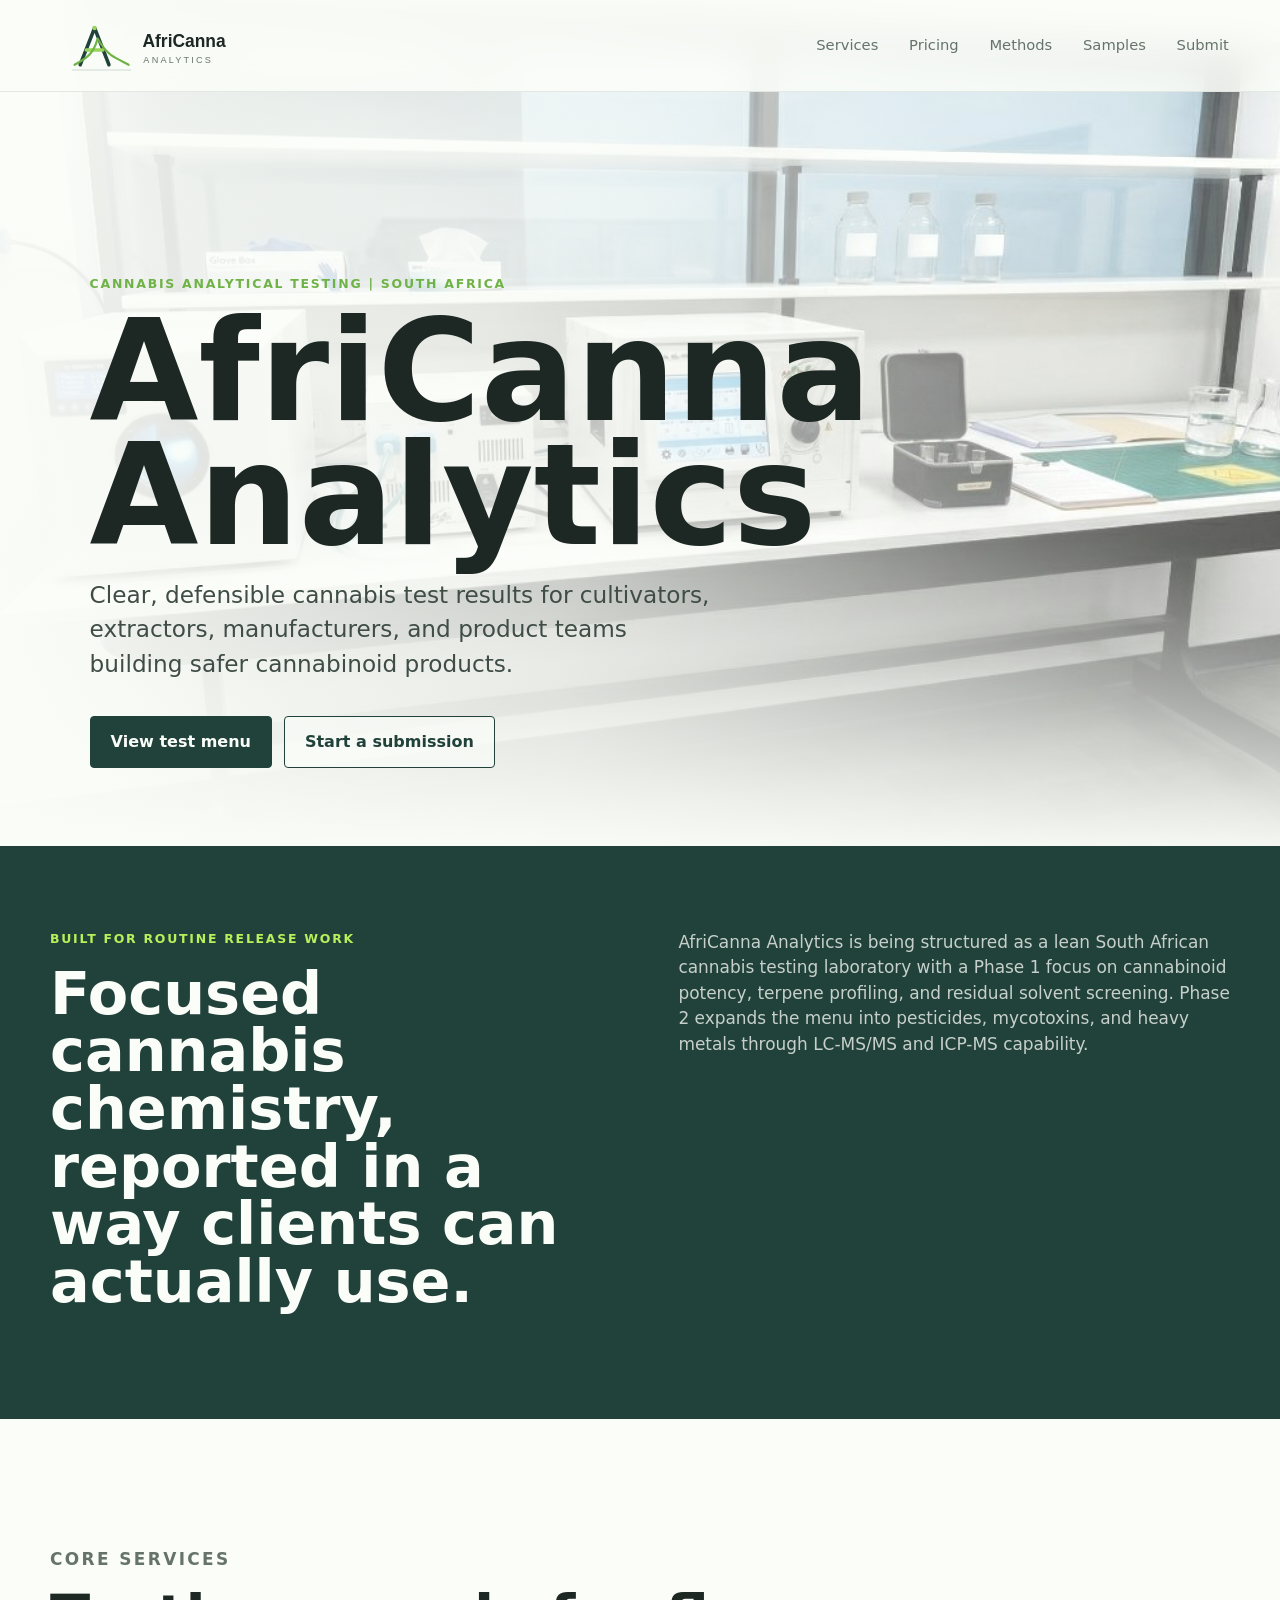
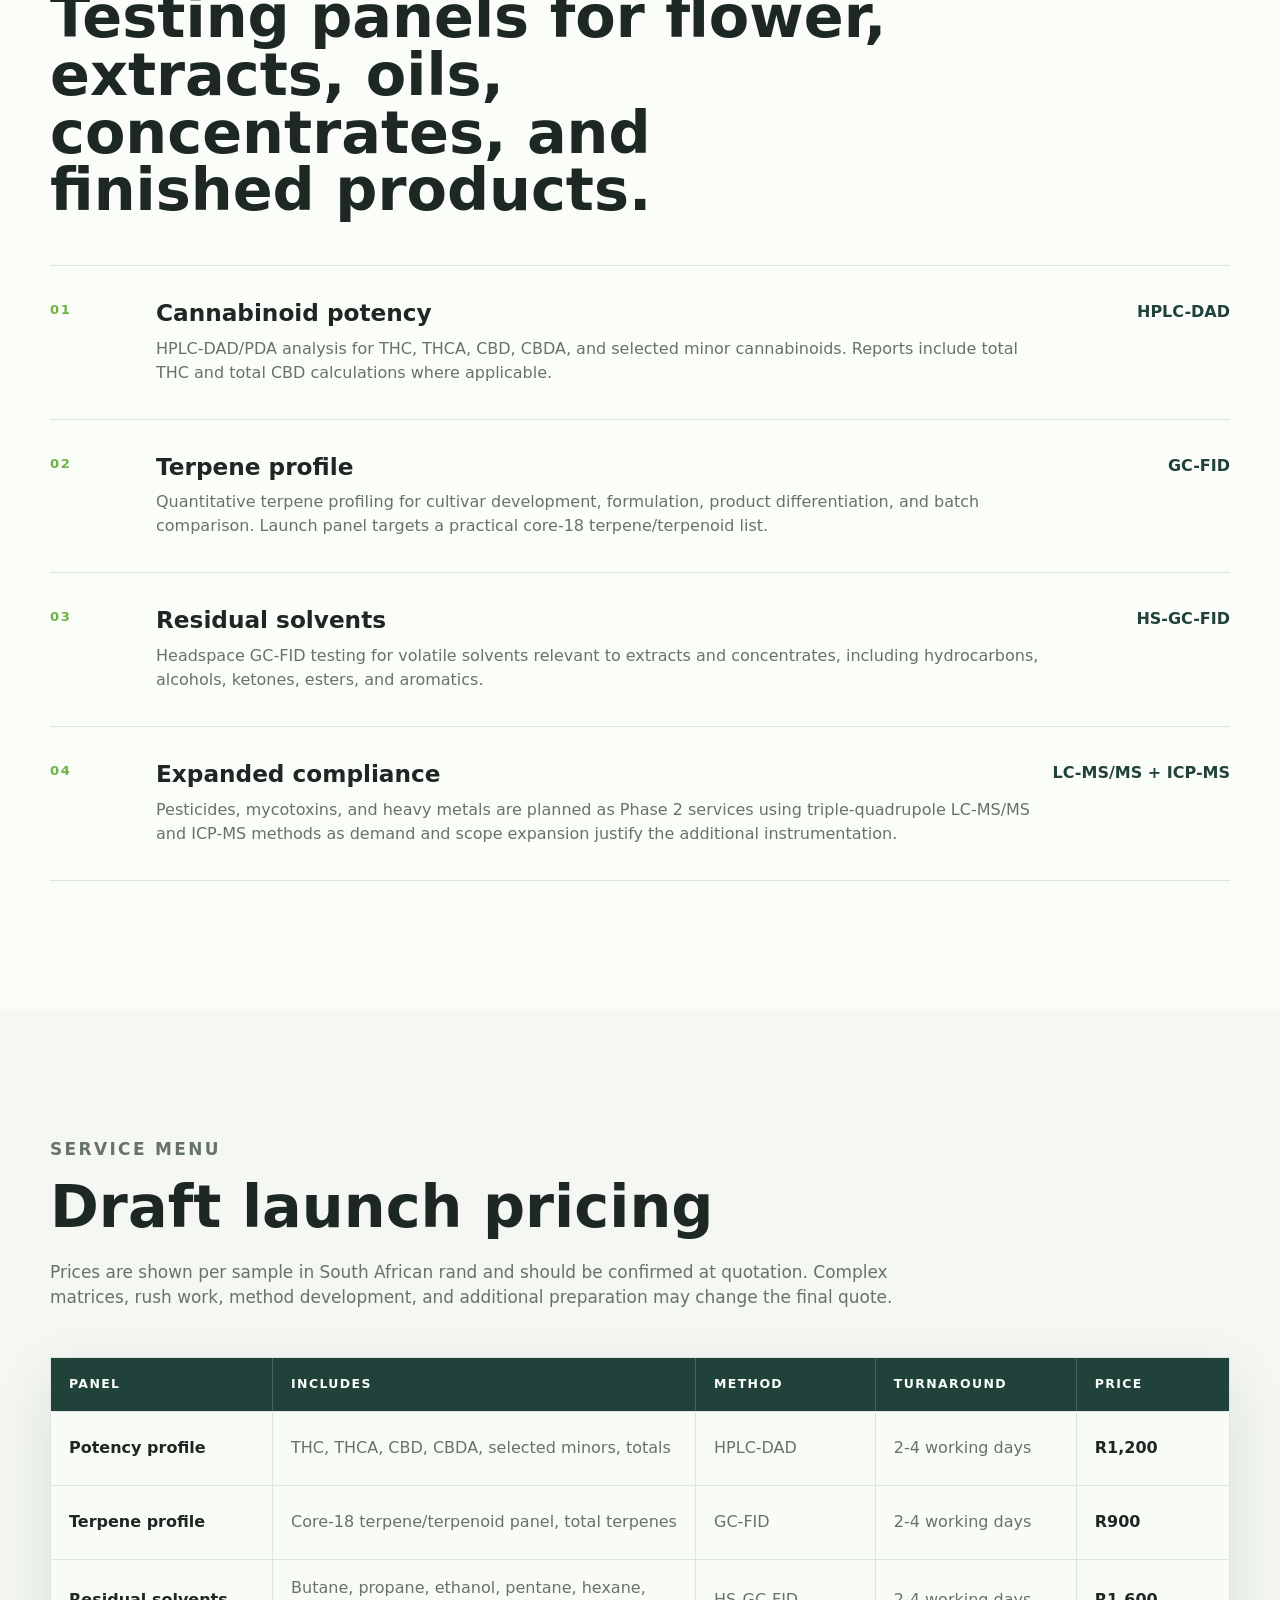
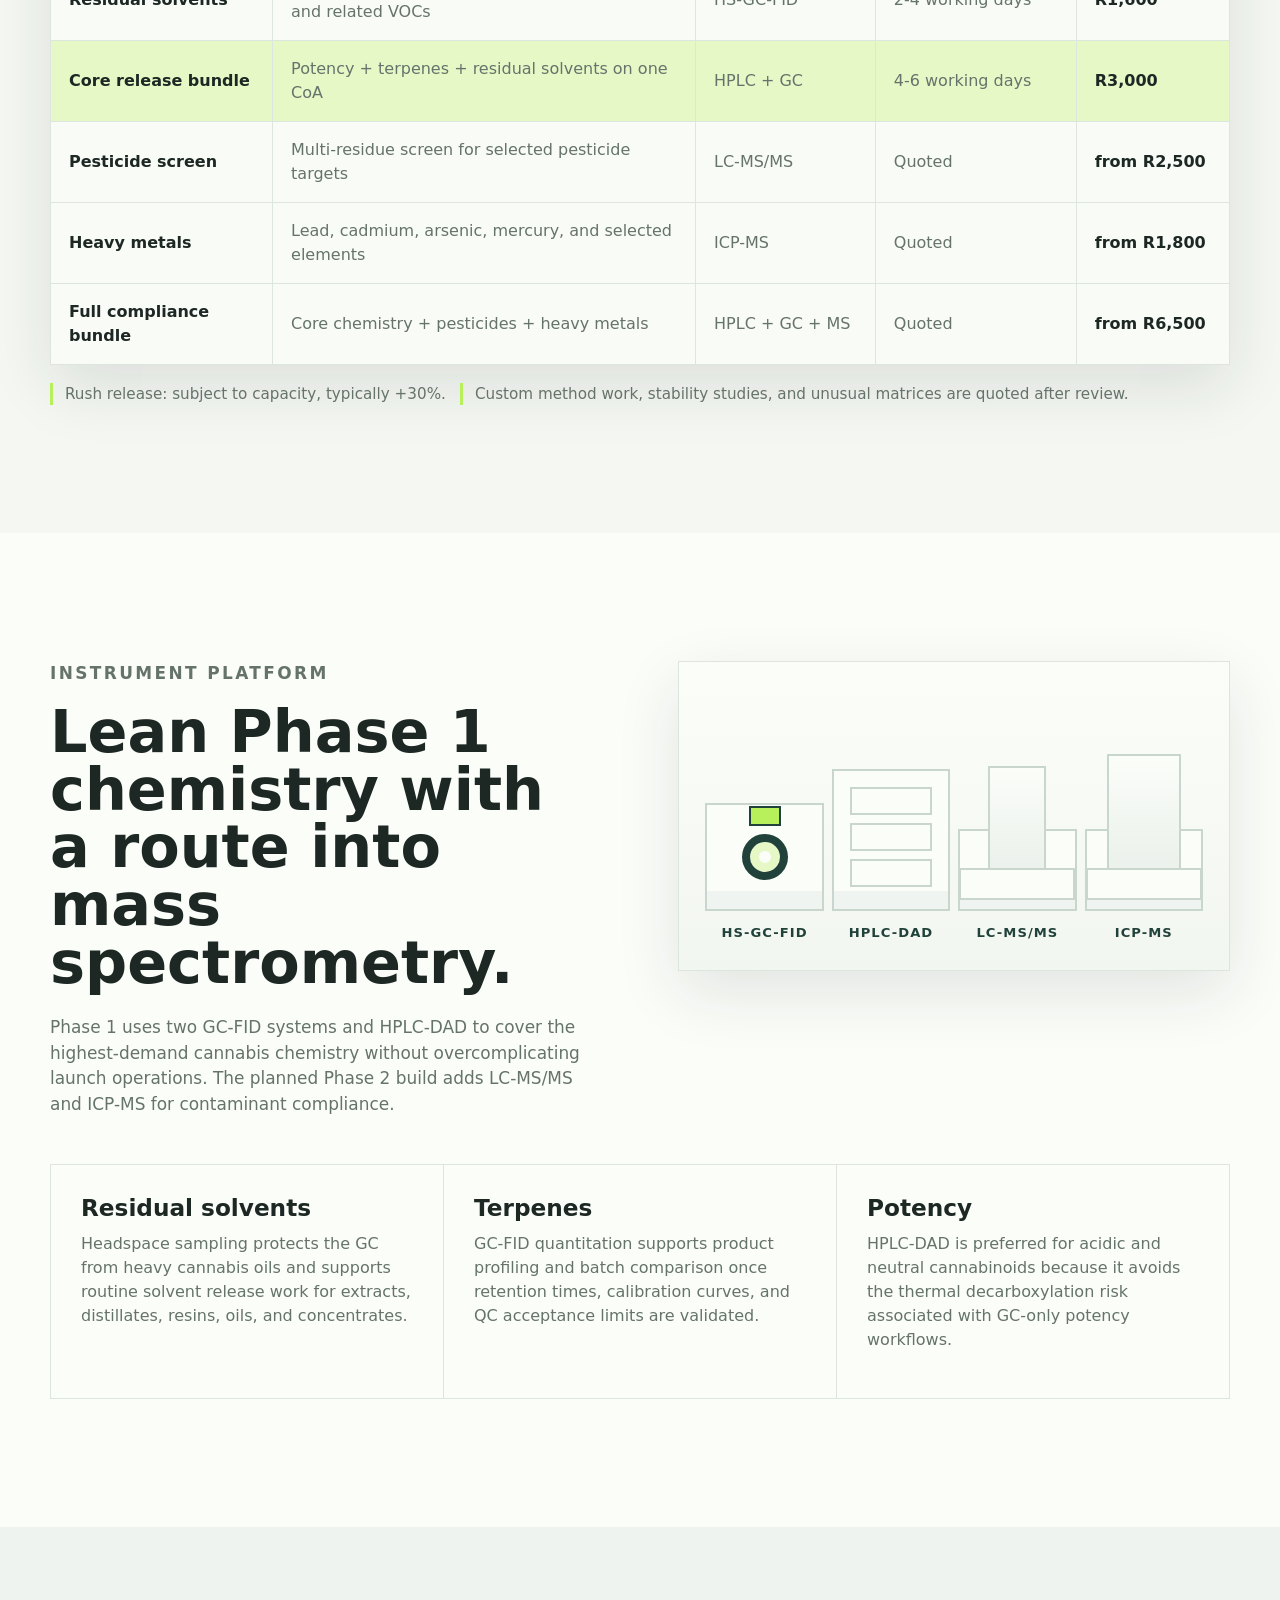
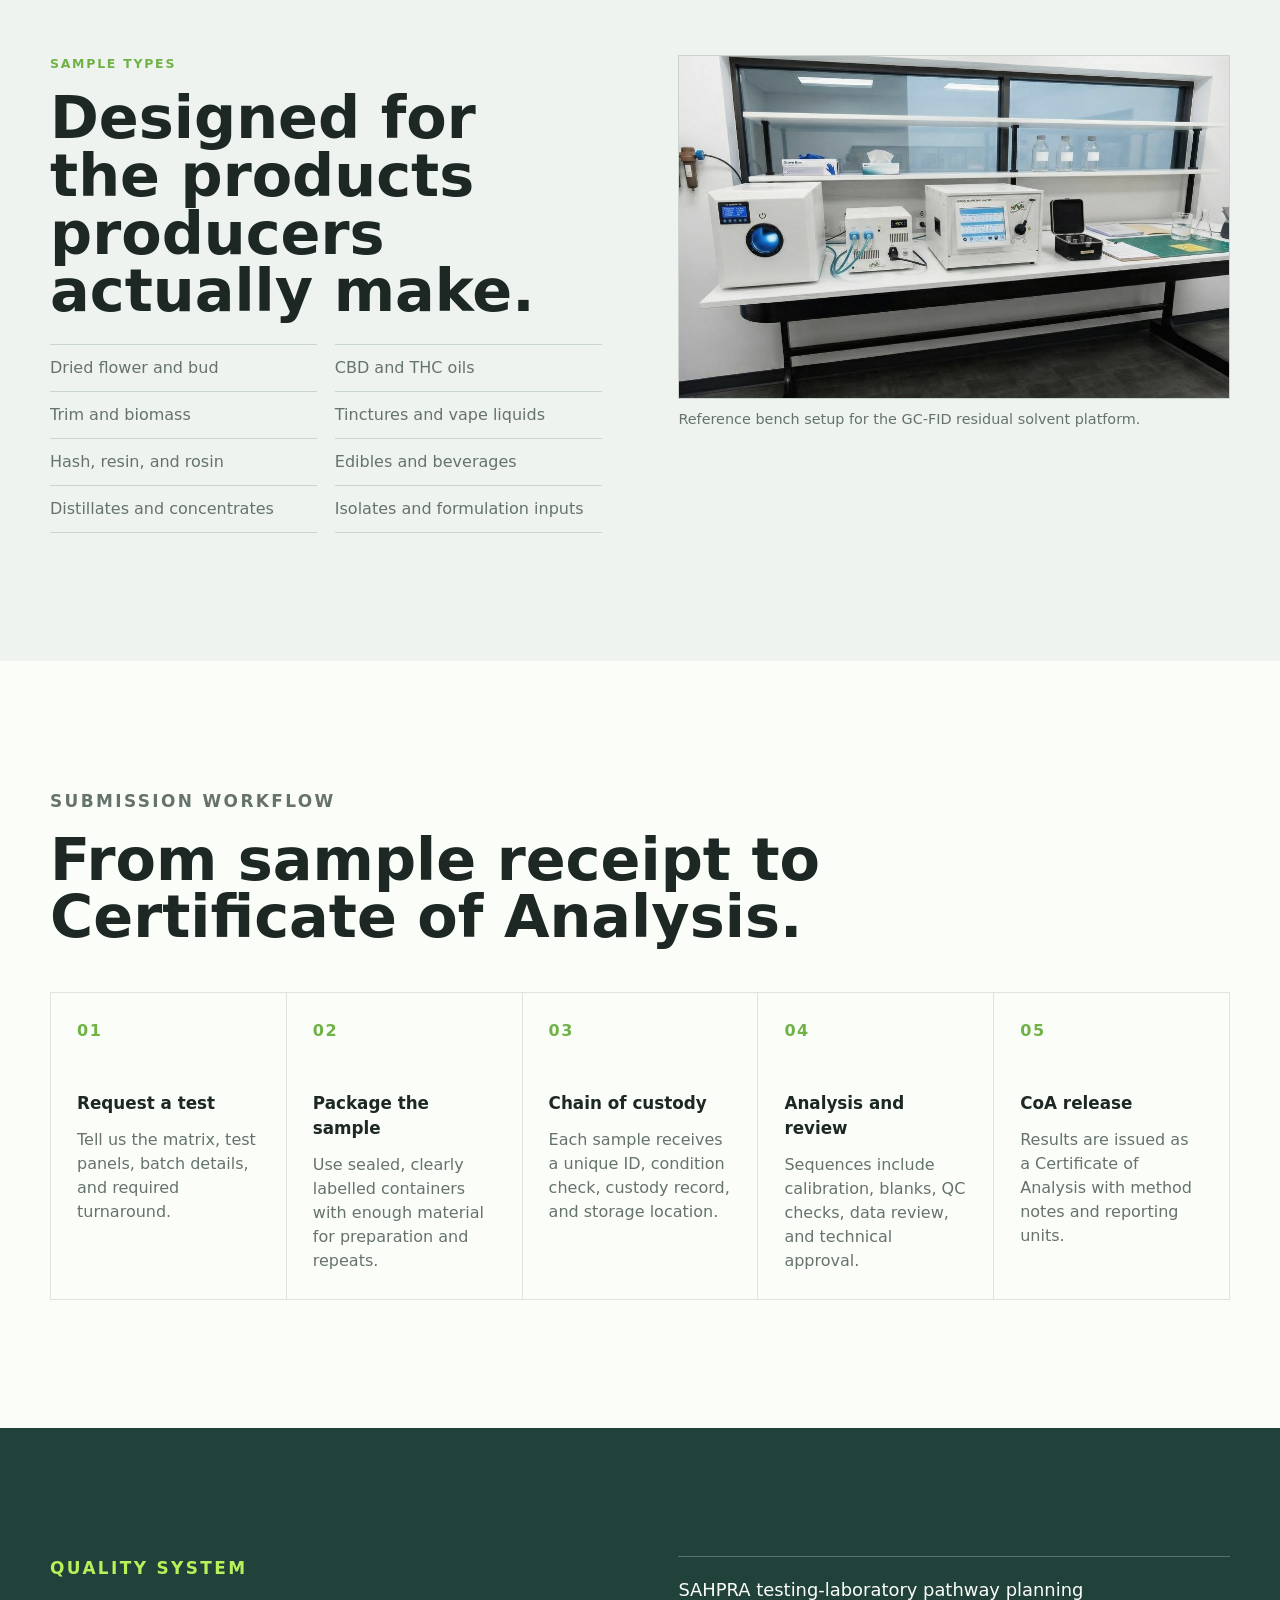
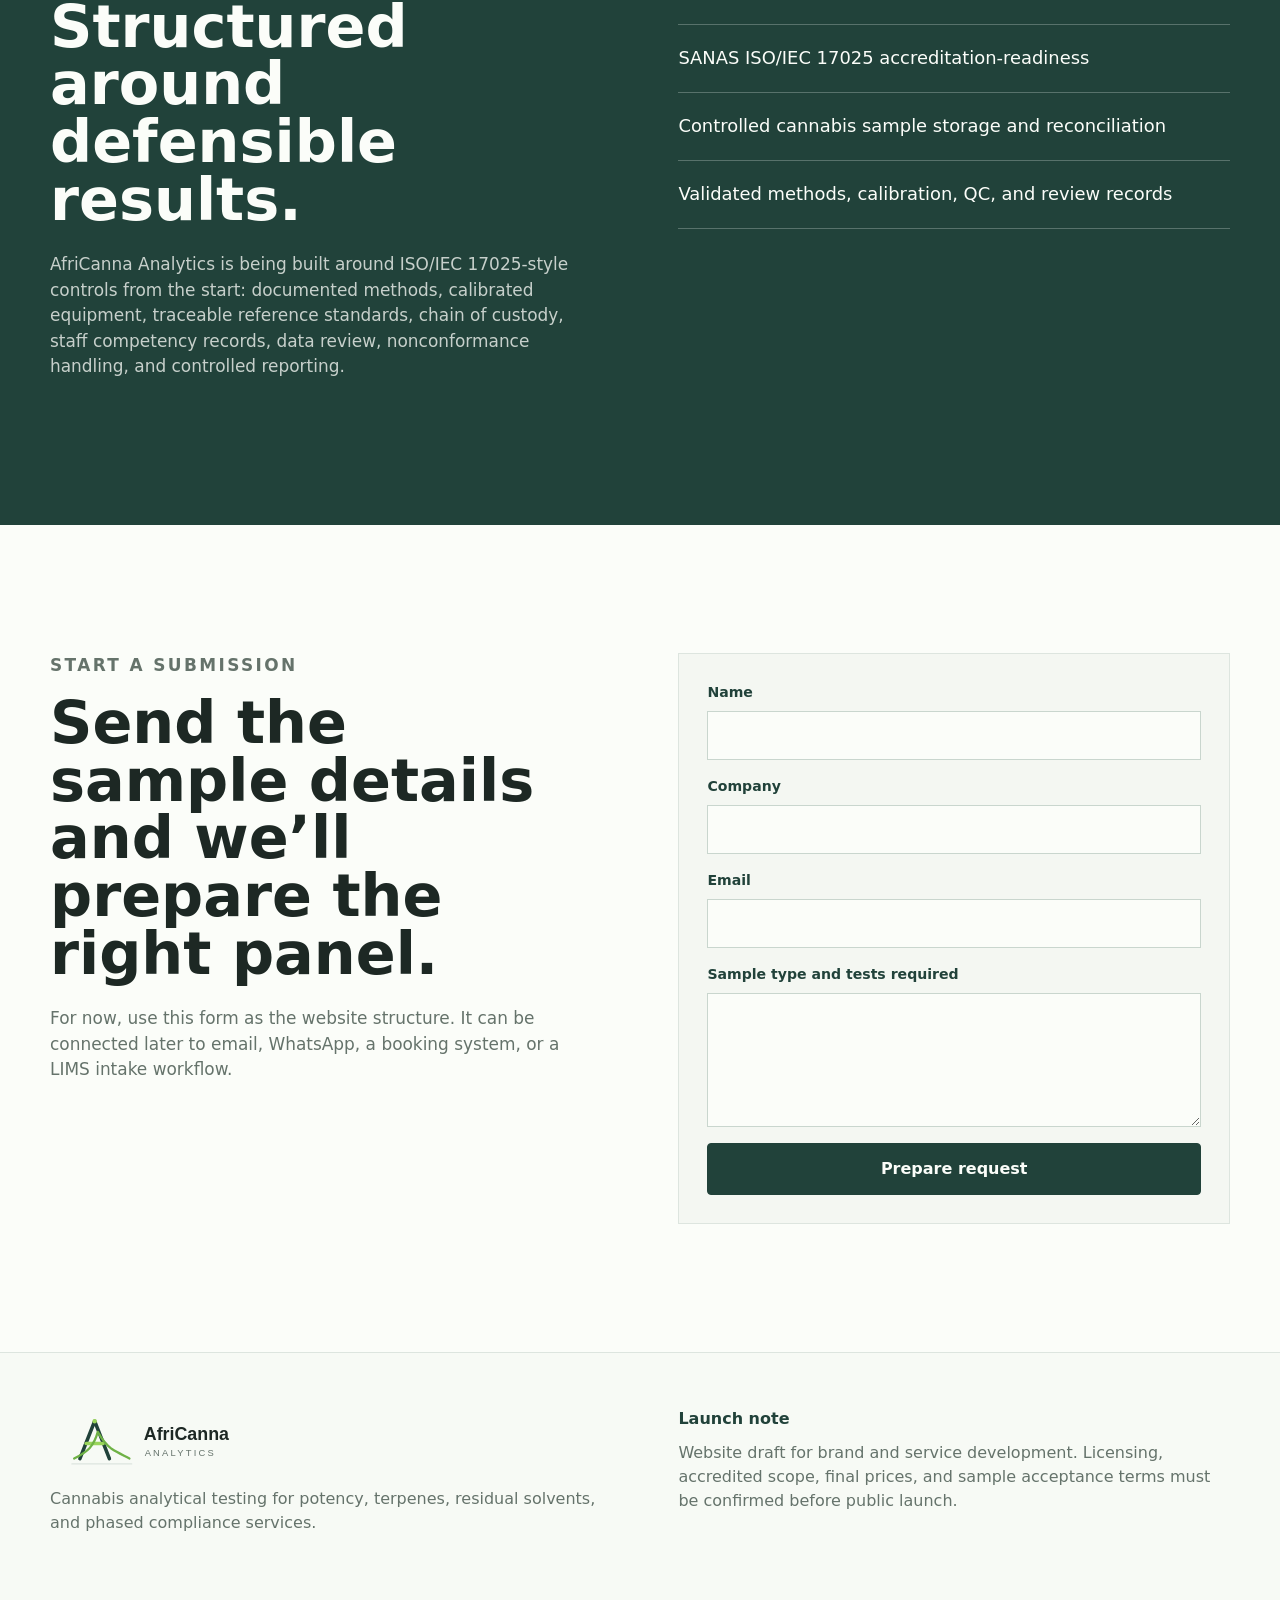
<file: github-push-africanna-20260512184829/index.html>
<!doctype html>
<html lang="en">
  <head>
    <meta charset="utf-8" />
    <meta name="viewport" content="width=device-width, initial-scale=1" />
    <title>AfriCanna Analytics | Cannabis Testing Laboratory South Africa</title>
    <meta
      name="description"
      content="AfriCanna Analytics is a South African cannabis analytical testing laboratory focused on potency, terpene profiling, residual solvents, and phased compliance testing."
    />
    <link rel="preload" href="assets/nira-lab-bench.jpeg" as="image" />
    <link rel="stylesheet" href="styles.css" />
  </head>
  <body>
    <header class="site-header">
      <a class="brand" href="#top" aria-label="AfriCanna Analytics home">
        <img src="assets/logo-africanna-primary.svg" alt="AfriCanna Analytics" />
      </a>
      <nav aria-label="Primary navigation">
        <a href="#services">Services</a>
        <a href="#pricing">Pricing</a>
        <a href="#methods">Methods</a>
        <a href="#samples">Samples</a>
        <a href="#contact">Submit</a>
      </nav>
    </header>

    <main id="top">
      <section class="hero">
        <div class="hero__image" aria-hidden="true"></div>
        <div class="hero__overlay"></div>
        <div class="hero__content">
          <p class="eyebrow">Cannabis analytical testing | South Africa</p>
          <h1>AfriCanna Analytics</h1>
          <p class="hero__lead">
            Clear, defensible cannabis test results for cultivators, extractors, manufacturers,
            and product teams building safer cannabinoid products.
          </p>
          <div class="hero__actions" aria-label="Primary actions">
            <a class="button button--solid" href="#pricing">View test menu</a>
            <a class="button button--ghost" href="#contact">Start a submission</a>
          </div>
        </div>
      </section>

      <section class="intro band">
        <div class="wrap intro__grid">
          <div>
            <p class="kicker">Built for routine release work</p>
            <h2>Focused cannabis chemistry, reported in a way clients can actually use.</h2>
          </div>
          <p>
            AfriCanna Analytics is being structured as a lean South African cannabis testing
            laboratory with a Phase 1 focus on cannabinoid potency, terpene profiling, and residual
            solvent screening. Phase 2 expands the menu into pesticides, mycotoxins, and heavy
            metals through LC-MS/MS and ICP-MS capability.
          </p>
        </div>
      </section>

      <section id="services" class="section">
        <div class="wrap">
          <div class="section-heading">
            <p class="kicker">Core services</p>
            <h2>Testing panels for flower, extracts, oils, concentrates, and finished products.</h2>
          </div>

          <div class="service-list">
            <article class="service">
              <div class="service__number">01</div>
              <div>
                <h3>Cannabinoid potency</h3>
                <p>
                  HPLC-DAD/PDA analysis for THC, THCA, CBD, CBDA, and selected minor cannabinoids.
                  Reports include total THC and total CBD calculations where applicable.
                </p>
              </div>
              <p class="service__method">HPLC-DAD</p>
            </article>

            <article class="service">
              <div class="service__number">02</div>
              <div>
                <h3>Terpene profile</h3>
                <p>
                  Quantitative terpene profiling for cultivar development, formulation, product
                  differentiation, and batch comparison. Launch panel targets a practical core-18
                  terpene/terpenoid list.
                </p>
              </div>
              <p class="service__method">GC-FID</p>
            </article>

            <article class="service">
              <div class="service__number">03</div>
              <div>
                <h3>Residual solvents</h3>
                <p>
                  Headspace GC-FID testing for volatile solvents relevant to extracts and
                  concentrates, including hydrocarbons, alcohols, ketones, esters, and aromatics.
                </p>
              </div>
              <p class="service__method">HS-GC-FID</p>
            </article>

            <article class="service">
              <div class="service__number">04</div>
              <div>
                <h3>Expanded compliance</h3>
                <p>
                  Pesticides, mycotoxins, and heavy metals are planned as Phase 2 services using
                  triple-quadrupole LC-MS/MS and ICP-MS methods as demand and scope expansion
                  justify the additional instrumentation.
                </p>
              </div>
              <p class="service__method">LC-MS/MS + ICP-MS</p>
            </article>
          </div>
        </div>
      </section>

      <section id="pricing" class="section section--soft">
        <div class="wrap">
          <div class="section-heading">
            <p class="kicker">Service menu</p>
            <h2>Draft launch pricing</h2>
            <p>
              Prices are shown per sample in South African rand and should be confirmed at quotation.
              Complex matrices, rush work, method development, and additional preparation may change
              the final quote.
            </p>
          </div>

          <div class="price-table" role="table" aria-label="AfriCanna Analytics service pricing">
            <div class="price-row price-row--head" role="row">
              <span role="columnheader">Panel</span>
              <span role="columnheader">Includes</span>
              <span role="columnheader">Method</span>
              <span role="columnheader">Turnaround</span>
              <span role="columnheader">Price</span>
            </div>
            <div class="price-row" role="row">
              <span role="cell">Potency profile</span>
              <span role="cell">THC, THCA, CBD, CBDA, selected minors, totals</span>
              <span role="cell">HPLC-DAD</span>
              <span role="cell">2-4 working days</span>
              <span role="cell">R1,200</span>
            </div>
            <div class="price-row" role="row">
              <span role="cell">Terpene profile</span>
              <span role="cell">Core-18 terpene/terpenoid panel, total terpenes</span>
              <span role="cell">GC-FID</span>
              <span role="cell">2-4 working days</span>
              <span role="cell">R900</span>
            </div>
            <div class="price-row" role="row">
              <span role="cell">Residual solvents</span>
              <span role="cell">Butane, propane, ethanol, pentane, hexane, and related VOCs</span>
              <span role="cell">HS-GC-FID</span>
              <span role="cell">2-4 working days</span>
              <span role="cell">R1,600</span>
            </div>
            <div class="price-row price-row--highlight" role="row">
              <span role="cell">Core release bundle</span>
              <span role="cell">Potency + terpenes + residual solvents on one CoA</span>
              <span role="cell">HPLC + GC</span>
              <span role="cell">4-6 working days</span>
              <span role="cell">R3,000</span>
            </div>
            <div class="price-row" role="row">
              <span role="cell">Pesticide screen</span>
              <span role="cell">Multi-residue screen for selected pesticide targets</span>
              <span role="cell">LC-MS/MS</span>
              <span role="cell">Quoted</span>
              <span role="cell">from R2,500</span>
            </div>
            <div class="price-row" role="row">
              <span role="cell">Heavy metals</span>
              <span role="cell">Lead, cadmium, arsenic, mercury, and selected elements</span>
              <span role="cell">ICP-MS</span>
              <span role="cell">Quoted</span>
              <span role="cell">from R1,800</span>
            </div>
            <div class="price-row" role="row">
              <span role="cell">Full compliance bundle</span>
              <span role="cell">Core chemistry + pesticides + heavy metals</span>
              <span role="cell">HPLC + GC + MS</span>
              <span role="cell">Quoted</span>
              <span role="cell">from R6,500</span>
            </div>
          </div>

          <div class="pricing-notes">
            <p>Rush release: subject to capacity, typically +30%.</p>
            <p>Custom method work, stability studies, and unusual matrices are quoted after review.</p>
          </div>
        </div>
      </section>

      <section id="methods" class="section">
        <div class="wrap methods-grid">
          <div class="method-copy">
            <p class="kicker">Instrument platform</p>
            <h2>Lean Phase 1 chemistry with a route into mass spectrometry.</h2>
            <p>
              Phase 1 uses two GC-FID systems and HPLC-DAD to cover the highest-demand cannabis
              chemistry without overcomplicating launch operations. The planned Phase 2 build adds
              LC-MS/MS and ICP-MS for contaminant compliance.
            </p>
          </div>

          <div class="instrument-panel" aria-label="Instrument platform diagram">
            <div class="instrument instrument--gc">
              <span class="instrument__screen"></span>
              <span class="instrument__door"></span>
              <p>HS-GC-FID</p>
            </div>
            <div class="instrument instrument--hplc">
              <span class="instrument__stack"></span>
              <span class="instrument__stack"></span>
              <span class="instrument__stack"></span>
              <p>HPLC-DAD</p>
            </div>
            <div class="instrument instrument--ms">
              <span class="instrument__tower"></span>
              <span class="instrument__bench"></span>
              <p>LC-MS/MS</p>
            </div>
            <div class="instrument instrument--icp">
              <span class="instrument__tower instrument__tower--wide"></span>
              <span class="instrument__bench"></span>
              <p>ICP-MS</p>
            </div>
          </div>
        </div>

        <div class="wrap method-lanes">
          <article>
            <h3>Residual solvents</h3>
            <p>
              Headspace sampling protects the GC from heavy cannabis oils and supports routine
              solvent release work for extracts, distillates, resins, oils, and concentrates.
            </p>
          </article>
          <article>
            <h3>Terpenes</h3>
            <p>
              GC-FID quantitation supports product profiling and batch comparison once retention
              times, calibration curves, and QC acceptance limits are validated.
            </p>
          </article>
          <article>
            <h3>Potency</h3>
            <p>
              HPLC-DAD is preferred for acidic and neutral cannabinoids because it avoids the
              thermal decarboxylation risk associated with GC-only potency workflows.
            </p>
          </article>
        </div>
      </section>

      <section id="samples" class="section section--image">
        <div class="wrap sample-grid">
          <div>
            <p class="kicker">Sample types</p>
            <h2>Designed for the products producers actually make.</h2>
            <div class="sample-columns">
              <ul>
                <li>Dried flower and bud</li>
                <li>Trim and biomass</li>
                <li>Hash, resin, and rosin</li>
                <li>Distillates and concentrates</li>
              </ul>
              <ul>
                <li>CBD and THC oils</li>
                <li>Tinctures and vape liquids</li>
                <li>Edibles and beverages</li>
                <li>Isolates and formulation inputs</li>
              </ul>
            </div>
          </div>
          <figure>
            <img src="assets/nira-lab-bench.jpeg" alt="NIRA-style analytical instruments on a laboratory bench" />
            <figcaption>Reference bench setup for the GC-FID residual solvent platform.</figcaption>
          </figure>
        </div>
      </section>

      <section class="section">
        <div class="wrap flow">
          <div class="section-heading">
            <p class="kicker">Submission workflow</p>
            <h2>From sample receipt to Certificate of Analysis.</h2>
          </div>
          <ol class="steps">
            <li>
              <span>01</span>
              <strong>Request a test</strong>
              <p>Tell us the matrix, test panels, batch details, and required turnaround.</p>
            </li>
            <li>
              <span>02</span>
              <strong>Package the sample</strong>
              <p>Use sealed, clearly labelled containers with enough material for preparation and repeats.</p>
            </li>
            <li>
              <span>03</span>
              <strong>Chain of custody</strong>
              <p>Each sample receives a unique ID, condition check, custody record, and storage location.</p>
            </li>
            <li>
              <span>04</span>
              <strong>Analysis and review</strong>
              <p>Sequences include calibration, blanks, QC checks, data review, and technical approval.</p>
            </li>
            <li>
              <span>05</span>
              <strong>CoA release</strong>
              <p>Results are issued as a Certificate of Analysis with method notes and reporting units.</p>
            </li>
          </ol>
        </div>
      </section>

      <section class="section section--quality">
        <div class="wrap quality-grid">
          <div>
            <p class="kicker">Quality system</p>
            <h2>Structured around defensible results.</h2>
            <p>
              AfriCanna Analytics is being built around ISO/IEC 17025-style controls from the start:
              documented methods, calibrated equipment, traceable reference standards, chain of
              custody, staff competency records, data review, nonconformance handling, and controlled
              reporting.
            </p>
          </div>
          <div class="quality-list">
            <p>SAHPRA testing-laboratory pathway planning</p>
            <p>SANAS ISO/IEC 17025 accreditation-readiness</p>
            <p>Controlled cannabis sample storage and reconciliation</p>
            <p>Validated methods, calibration, QC, and review records</p>
          </div>
        </div>
      </section>

      <section id="contact" class="section contact">
        <div class="wrap contact-grid">
          <div>
            <p class="kicker">Start a submission</p>
            <h2>Send the sample details and we’ll prepare the right panel.</h2>
            <p>
              For now, use this form as the website structure. It can be connected later to email,
              WhatsApp, a booking system, or a LIMS intake workflow.
            </p>
          </div>
          <form class="contact-form">
            <label>
              Name
              <input type="text" name="name" autocomplete="name" />
            </label>
            <label>
              Company
              <input type="text" name="company" autocomplete="organization" />
            </label>
            <label>
              Email
              <input type="email" name="email" autocomplete="email" />
            </label>
            <label>
              Sample type and tests required
              <textarea name="message" rows="5"></textarea>
            </label>
            <button type="button">Prepare request</button>
          </form>
        </div>
      </section>
    </main>

    <footer class="site-footer">
      <div class="wrap footer-grid">
        <div>
          <img src="assets/logo-africanna-primary.svg" alt="AfriCanna Analytics" />
          <p>
            Cannabis analytical testing for potency, terpenes, residual solvents, and phased
            compliance services.
          </p>
        </div>
        <div>
          <p class="footer-title">Launch note</p>
          <p>
            Website draft for brand and service development. Licensing, accredited scope, final
            prices, and sample acceptance terms must be confirmed before public launch.
          </p>
        </div>
      </div>
    </footer>
  </body>
</html>
</file>
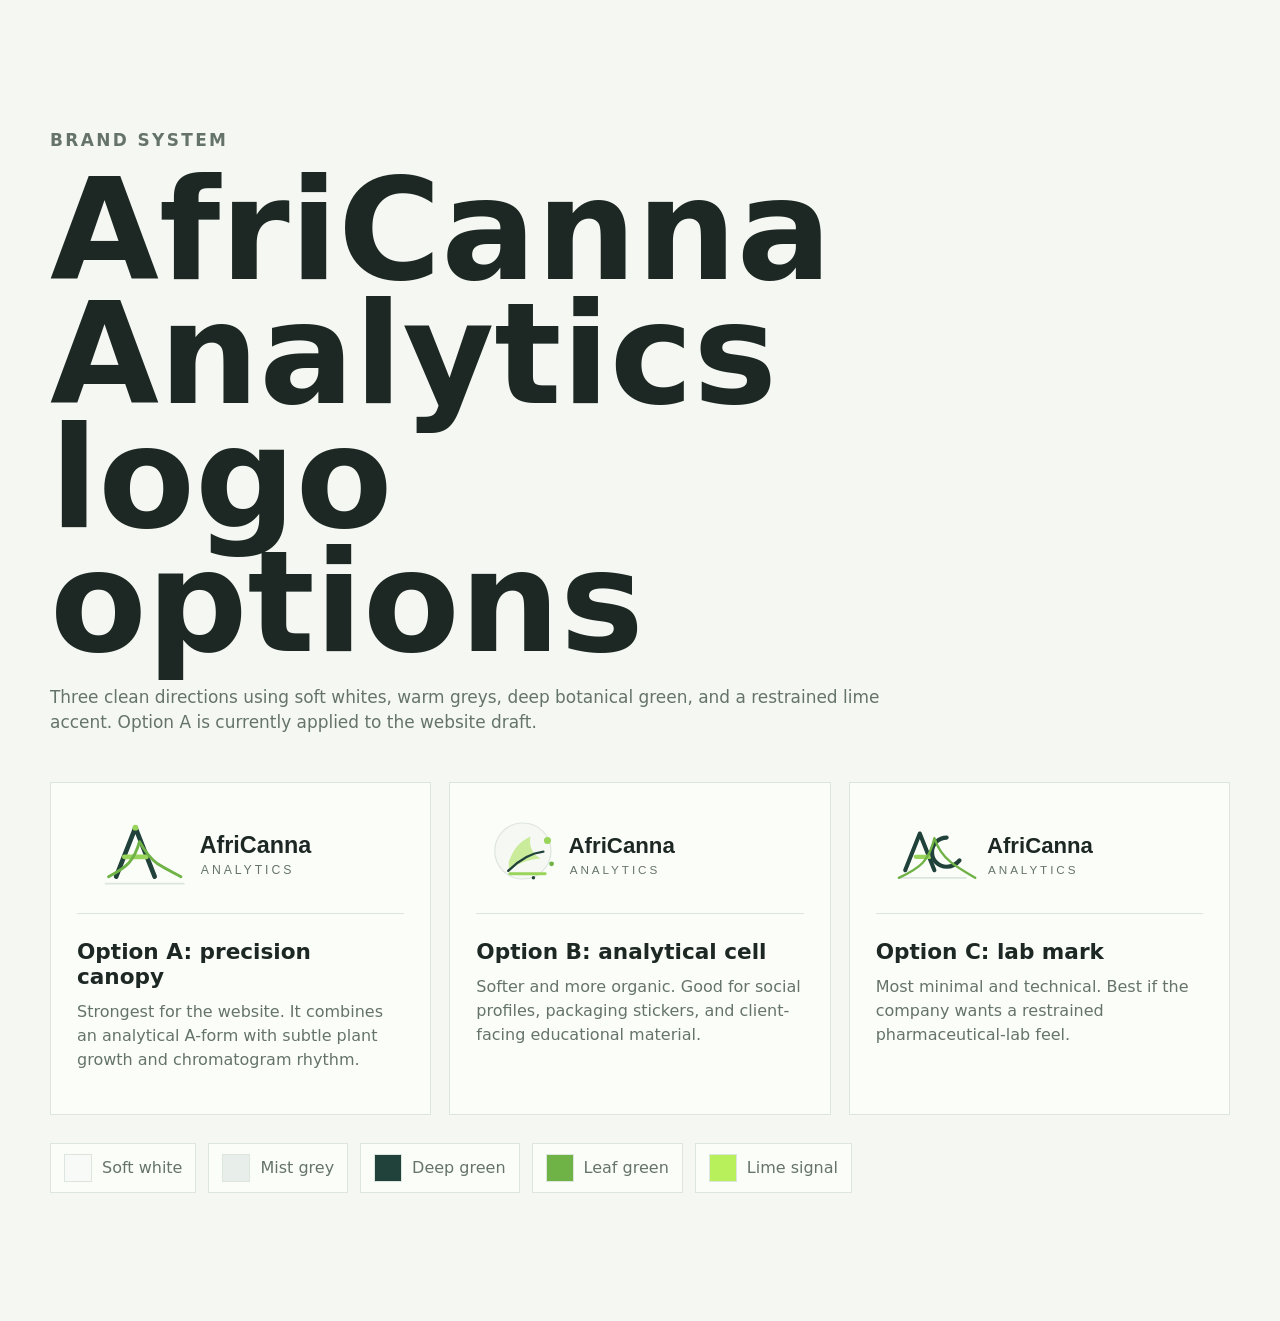
<file: github-push-africanna-20260512184829/brand-options.html>
<!doctype html>
<html lang="en">
  <head>
    <meta charset="utf-8" />
    <meta name="viewport" content="width=device-width, initial-scale=1" />
    <title>AfriCanna Analytics | Brand Options</title>
    <link rel="stylesheet" href="styles.css" />
  </head>
  <body class="brand-page">
    <main class="section">
      <div class="wrap">
        <div class="section-heading">
          <p class="kicker">Brand system</p>
          <h1>AfriCanna Analytics logo options</h1>
          <p>
            Three clean directions using soft whites, warm greys, deep botanical green, and a
            restrained lime accent. Option A is currently applied to the website draft.
          </p>
        </div>

        <div class="logo-options">
          <article>
            <img src="assets/logo-africanna-primary.svg" alt="AfriCanna logo option A" />
            <h2>Option A: precision canopy</h2>
            <p>Strongest for the website. It combines an analytical A-form with subtle plant growth and chromatogram rhythm.</p>
          </article>
          <article>
            <img src="assets/logo-africanna-option-b.svg" alt="AfriCanna logo option B" />
            <h2>Option B: analytical cell</h2>
            <p>Softer and more organic. Good for social profiles, packaging stickers, and client-facing educational material.</p>
          </article>
          <article>
            <img src="assets/logo-africanna-option-c.svg" alt="AfriCanna logo option C" />
            <h2>Option C: lab mark</h2>
            <p>Most minimal and technical. Best if the company wants a restrained pharmaceutical-lab feel.</p>
          </article>
        </div>

        <div class="palette">
          <span style="--swatch:#F8FAF7">Soft white</span>
          <span style="--swatch:#E8EEE9">Mist grey</span>
          <span style="--swatch:#21423A">Deep green</span>
          <span style="--swatch:#6FB246">Leaf green</span>
          <span style="--swatch:#B7F05A">Lime signal</span>
        </div>
      </div>
    </main>
  </body>
</html>
</file>
<file: github-push-africanna-20260512184829/styles.css>
:root {
  --ink: #1d2824;
  --muted: #65736b;
  --line: #dde5df;
  --line-strong: #c9d6ce;
  --white: #fbfdf9;
  --soft: #f4f7f2;
  --wash: #eaf0eb;
  --green: #21423a;
  --leaf: #6fb246;
  --lime: #b7f05a;
  --lime-soft: #e7f8c7;
  --shadow: 0 22px 60px rgba(29, 40, 36, 0.11);
  --max: 1180px;
  color-scheme: light;
}

* {
  box-sizing: border-box;
}

html {
  scroll-behavior: smooth;
}

body {
  margin: 0;
  background: var(--white);
  color: var(--ink);
  font-family: Inter, ui-sans-serif, system-ui, -apple-system, BlinkMacSystemFont, "Segoe UI", sans-serif;
  line-height: 1.5;
}

img {
  display: block;
  max-width: 100%;
}

a {
  color: inherit;
  text-decoration: none;
}

.wrap {
  width: min(var(--max), calc(100% - 40px));
  margin: 0 auto;
}

.site-header {
  position: fixed;
  inset: 0 0 auto;
  z-index: 20;
  display: flex;
  align-items: center;
  justify-content: space-between;
  gap: 24px;
  min-height: 78px;
  padding: 14px clamp(20px, 4vw, 52px);
  background: rgba(251, 253, 249, 0.87);
  border-bottom: 1px solid rgba(221, 229, 223, 0.85);
  backdrop-filter: blur(18px);
}

.brand {
  display: inline-flex;
  align-items: center;
  width: 244px;
}

.brand img {
  width: 100%;
  height: auto;
}

nav {
  display: flex;
  align-items: center;
  gap: clamp(14px, 2.4vw, 34px);
  color: var(--muted);
  font-size: 0.92rem;
}

nav a {
  border-bottom: 1px solid transparent;
  padding: 8px 0;
}

nav a:hover {
  color: var(--ink);
  border-color: var(--lime);
}

.hero {
  position: relative;
  min-height: 94svh;
  display: grid;
  align-items: end;
  overflow: hidden;
  isolation: isolate;
  padding: 132px 0 78px;
}

.hero__image,
.hero__overlay {
  position: absolute;
  inset: 0;
}

.hero__image {
  z-index: -3;
  background-image: url("assets/nira-lab-bench.jpeg");
  background-size: cover;
  background-position: center;
  filter: saturate(0.84) brightness(1.08);
  transform: scale(1.02);
}

.hero__overlay {
  z-index: -2;
  background:
    linear-gradient(90deg, rgba(251, 253, 249, 0.96) 0%, rgba(251, 253, 249, 0.78) 44%, rgba(251, 253, 249, 0.3) 100%),
    linear-gradient(0deg, rgba(251, 253, 249, 0.95) 0%, rgba(251, 253, 249, 0) 36%);
}

.hero__content {
  width: min(760px, calc(100% - 40px));
  margin-left: clamp(20px, 7vw, 92px);
}

.eyebrow,
.kicker {
  margin: 0 0 16px;
  color: var(--leaf);
  font-size: 0.78rem;
  font-weight: 720;
  letter-spacing: 0.14em;
  text-transform: uppercase;
}

h1,
h2,
h3,
p {
  margin-top: 0;
}

h1 {
  margin-bottom: 20px;
  font-size: clamp(4.5rem, 11vw, 9.6rem);
  line-height: 0.88;
  letter-spacing: 0;
  max-width: 840px;
}

h2 {
  font-size: clamp(2.1rem, 4.6vw, 4.5rem);
  line-height: 0.98;
  letter-spacing: 0;
  margin-bottom: 24px;
}

h3 {
  font-size: clamp(1.15rem, 1.9vw, 1.45rem);
  line-height: 1.15;
  margin-bottom: 10px;
}

.hero__lead {
  max-width: 620px;
  margin-bottom: 34px;
  color: #3f4d46;
  font-size: clamp(1.12rem, 2vw, 1.45rem);
}

.hero__actions {
  display: flex;
  flex-wrap: wrap;
  gap: 12px;
}

.button,
.contact-form button {
  display: inline-flex;
  min-height: 48px;
  align-items: center;
  justify-content: center;
  border: 1px solid var(--green);
  border-radius: 4px;
  padding: 13px 20px;
  font: inherit;
  font-weight: 680;
  cursor: pointer;
  transition: transform 160ms ease, border-color 160ms ease, background 160ms ease;
}

.button:hover,
.contact-form button:hover {
  transform: translateY(-1px);
}

.button--solid,
.contact-form button {
  background: var(--green);
  color: var(--white);
}

.button--ghost {
  background: rgba(251, 253, 249, 0.65);
  color: var(--green);
}

.band {
  background: var(--green);
  color: var(--white);
}

.intro {
  padding: 84px 0;
}

.intro .kicker {
  color: var(--lime);
}

.intro__grid,
.quality-grid,
.contact-grid,
.methods-grid,
.sample-grid,
.footer-grid {
  display: grid;
  grid-template-columns: minmax(0, 1fr) minmax(0, 1fr);
  gap: clamp(34px, 6vw, 86px);
  align-items: start;
}

.intro p:not(.kicker),
.section-heading p,
.method-copy p,
.quality-grid p,
.contact-grid p {
  color: var(--muted);
  font-size: 1.06rem;
}

.intro p:not(.kicker) {
  color: rgba(251, 253, 249, 0.76);
  max-width: 680px;
}

.intro h2 {
  max-width: 680px;
}

.section {
  padding: clamp(78px, 10vw, 132px) 0;
}

.section--soft {
  background: var(--soft);
}

.section-heading {
  max-width: 860px;
  margin-bottom: 46px;
}

.service-list {
  border-top: 1px solid var(--line);
}

.service {
  display: grid;
  grid-template-columns: 78px minmax(0, 1fr) 150px;
  gap: 28px;
  padding: 34px 0;
  border-bottom: 1px solid var(--line);
}

.service__number {
  color: var(--leaf);
  font-size: 0.82rem;
  font-weight: 760;
  letter-spacing: 0.12em;
}

.service p {
  color: var(--muted);
  margin-bottom: 0;
}

.service__method {
  justify-self: end;
  color: var(--green) !important;
  font-weight: 760;
  white-space: nowrap;
}

.price-table {
  border: 1px solid var(--line);
  background: rgba(251, 253, 249, 0.72);
  box-shadow: var(--shadow);
}

.price-row {
  display: grid;
  grid-template-columns: 1.05fr 2fr 0.85fr 0.95fr 0.72fr;
  min-height: 74px;
  border-bottom: 1px solid var(--line);
}

.price-row:last-child {
  border-bottom: 0;
}

.price-row span {
  display: flex;
  align-items: center;
  min-width: 0;
  padding: 16px 18px;
  border-right: 1px solid var(--line);
  color: var(--muted);
}

.price-row span:first-child,
.price-row span:last-child {
  color: var(--ink);
  font-weight: 690;
}

.price-row span:last-child {
  border-right: 0;
}

.price-row--head {
  min-height: 54px;
  background: var(--green);
}

.price-row--head span {
  color: var(--white) !important;
  font-size: 0.78rem;
  font-weight: 760;
  letter-spacing: 0.11em;
  text-transform: uppercase;
  border-color: rgba(251, 253, 249, 0.18);
}

.price-row--highlight {
  background: var(--lime-soft);
}

.pricing-notes {
  display: flex;
  flex-wrap: wrap;
  gap: 14px;
  margin-top: 18px;
  color: var(--muted);
  font-size: 0.95rem;
}

.pricing-notes p {
  margin: 0;
  border-left: 3px solid var(--lime);
  padding-left: 12px;
}

.instrument-panel {
  display: grid;
  grid-template-columns: repeat(4, minmax(0, 1fr));
  align-items: end;
  gap: 12px;
  min-height: 310px;
  border: 1px solid var(--line);
  background: linear-gradient(180deg, #fbfdf9 0%, #f2f6f0 100%);
  padding: 36px 28px 28px;
  box-shadow: var(--shadow);
}

.instrument {
  position: relative;
  display: grid;
  align-content: end;
  justify-items: center;
  min-height: 230px;
}

.instrument::before {
  content: "";
  width: 100%;
  max-width: 132px;
  height: 104px;
  border: 2px solid var(--line-strong);
  background: #fbfdf9;
  box-shadow: inset 0 -18px 0 rgba(221, 229, 223, 0.38);
}

.instrument p {
  margin: 12px 0 0;
  color: var(--green);
  font-size: 0.82rem;
  font-weight: 760;
  letter-spacing: 0.08em;
}

.instrument__screen,
.instrument__door,
.instrument__stack,
.instrument__tower,
.instrument__bench {
  position: absolute;
  display: block;
}

.instrument__screen {
  top: 94px;
  width: 32px;
  height: 20px;
  background: var(--lime);
  border: 2px solid var(--green);
}

.instrument__door {
  top: 122px;
  width: 46px;
  height: 46px;
  border-radius: 50%;
  border: 8px solid var(--green);
  box-shadow: inset 0 0 0 9px #e7f8c7;
}

.instrument--hplc::before {
  height: 138px;
  max-width: 118px;
}

.instrument__stack {
  width: 82px;
  height: 28px;
  border: 2px solid var(--line-strong);
  background: #fbfdf9;
}

.instrument--hplc .instrument__stack:nth-child(1) {
  top: 75px;
}

.instrument--hplc .instrument__stack:nth-child(2) {
  top: 111px;
}

.instrument--hplc .instrument__stack:nth-child(3) {
  top: 147px;
}

.instrument--ms::before,
.instrument--icp::before {
  height: 78px;
  max-width: 130px;
}

.instrument__tower {
  top: 54px;
  width: 58px;
  height: 112px;
  border: 2px solid var(--line-strong);
  background: linear-gradient(180deg, #fbfdf9 0%, #eaf0eb 100%);
}

.instrument__tower--wide {
  width: 74px;
  height: 124px;
  top: 42px;
}

.instrument__bench {
  top: 156px;
  width: 116px;
  height: 32px;
  border: 2px solid var(--line-strong);
  background: #fbfdf9;
}

.method-lanes {
  display: grid;
  grid-template-columns: repeat(3, minmax(0, 1fr));
  gap: 1px;
  margin-top: 30px;
  background: var(--line);
  border: 1px solid var(--line);
}

.method-lanes article {
  min-height: 228px;
  background: var(--white);
  padding: 30px;
}

.method-lanes p {
  color: var(--muted);
}

.section--image {
  background: #eef3ef;
}

.sample-grid {
  align-items: start;
}

.sample-columns {
  display: grid;
  grid-template-columns: repeat(2, minmax(0, 1fr));
  gap: 18px;
  margin-top: 24px;
}

.sample-columns ul {
  margin: 0;
  padding: 0;
  list-style: none;
}

.sample-columns li {
  border-top: 1px solid var(--line-strong);
  padding: 11px 0;
  color: var(--muted);
}

.sample-columns li:last-child {
  border-bottom: 1px solid var(--line-strong);
}

figure {
  margin: 0;
}

figure img {
  width: 100%;
  aspect-ratio: 16 / 10;
  object-fit: cover;
  border: 1px solid var(--line-strong);
  filter: saturate(0.85) contrast(0.98);
}

figcaption {
  margin-top: 10px;
  color: var(--muted);
  font-size: 0.9rem;
}

.steps {
  display: grid;
  grid-template-columns: repeat(5, minmax(0, 1fr));
  gap: 1px;
  margin: 0;
  padding: 0;
  list-style: none;
  background: var(--line);
  border: 1px solid var(--line);
}

.steps li {
  min-height: 252px;
  background: var(--white);
  padding: 26px;
}

.steps span {
  display: block;
  color: var(--leaf);
  font-weight: 760;
  letter-spacing: 0.1em;
  margin-bottom: 48px;
}

.steps strong {
  display: block;
  margin-bottom: 12px;
  font-size: 1.05rem;
}

.steps p {
  color: var(--muted);
  margin-bottom: 0;
}

.section--quality {
  background: var(--green);
  color: var(--white);
}

.section--quality .kicker {
  color: var(--lime);
}

.section--quality p {
  color: rgba(251, 253, 249, 0.76);
}

.quality-list {
  border-top: 1px solid rgba(251, 253, 249, 0.25);
}

.quality-list p {
  margin: 0;
  padding: 20px 0;
  border-bottom: 1px solid rgba(251, 253, 249, 0.25);
  color: var(--white);
  font-size: 1.12rem;
}

.contact {
  background: var(--white);
}

.contact-form {
  display: grid;
  gap: 16px;
  padding: 28px;
  border: 1px solid var(--line);
  background: var(--soft);
}

label {
  display: grid;
  gap: 8px;
  color: var(--green);
  font-size: 0.88rem;
  font-weight: 720;
}

input,
textarea {
  width: 100%;
  border: 1px solid var(--line-strong);
  border-radius: 0;
  background: var(--white);
  color: var(--ink);
  font: inherit;
  padding: 13px 14px;
}

input:focus,
textarea:focus {
  outline: 2px solid var(--lime);
  outline-offset: 1px;
}

.site-footer {
  border-top: 1px solid var(--line);
  padding: 54px 0;
  background: #f7faf5;
}

.site-footer img {
  width: 250px;
  margin-bottom: 16px;
}

.site-footer p {
  color: var(--muted);
  max-width: 560px;
}

.footer-title {
  color: var(--green) !important;
  font-weight: 760;
  margin-bottom: 10px;
}

.brand-page {
  background: var(--soft);
}

.logo-options {
  display: grid;
  grid-template-columns: repeat(3, minmax(0, 1fr));
  gap: 18px;
}

.logo-options article {
  border: 1px solid var(--line);
  background: var(--white);
  padding: 26px;
}

.logo-options img {
  width: 100%;
  margin-bottom: 26px;
  border-bottom: 1px solid var(--line);
  padding-bottom: 20px;
}

.logo-options h2 {
  font-size: 1.35rem;
  line-height: 1.15;
  margin-bottom: 10px;
}

.logo-options p {
  color: var(--muted);
}

.palette {
  display: flex;
  flex-wrap: wrap;
  gap: 12px;
  margin-top: 28px;
}

.palette span {
  display: inline-flex;
  align-items: center;
  gap: 10px;
  padding: 10px 13px;
  border: 1px solid var(--line);
  background: var(--white);
  color: var(--muted);
}

.palette span::before {
  content: "";
  width: 26px;
  height: 26px;
  background: var(--swatch);
  border: 1px solid var(--line);
}

@media (max-width: 980px) {
  .site-header {
    position: sticky;
    flex-direction: column;
    align-items: flex-start;
    min-height: 0;
  }

  nav {
    width: 100%;
    overflow-x: auto;
    padding-bottom: 2px;
  }

  .hero {
    min-height: 86svh;
    padding-top: 92px;
  }

  .hero__content {
    margin-left: 20px;
  }

  .intro__grid,
  .quality-grid,
  .contact-grid,
  .methods-grid,
  .sample-grid,
  .footer-grid {
    grid-template-columns: 1fr;
  }

  .service {
    grid-template-columns: 56px minmax(0, 1fr);
  }

  .service__method {
    grid-column: 2;
    justify-self: start;
  }

  .price-table {
    display: grid;
    gap: 12px;
    border: 0;
    background: transparent;
    box-shadow: none;
  }

  .price-row,
  .price-row--head {
    display: grid;
    grid-template-columns: 1fr;
    min-height: 0;
    border: 1px solid var(--line);
    background: var(--white);
  }

  .price-row--head {
    display: none;
  }

  .price-row span {
    border-right: 0;
    border-bottom: 1px solid var(--line);
    padding: 12px 16px;
  }

  .price-row span:last-child {
    border-bottom: 0;
  }

  .instrument-panel,
  .method-lanes,
  .steps,
  .logo-options {
    grid-template-columns: 1fr 1fr;
  }

  .method-lanes article,
  .steps li {
    min-height: 210px;
  }
}

@media (max-width: 640px) {
  .wrap,
  .hero__content {
    width: min(100% - 28px, var(--max));
  }

  .brand {
    width: 210px;
  }

  h1 {
    font-size: clamp(3.5rem, 18vw, 5.3rem);
  }

  .hero__overlay {
    background:
      linear-gradient(90deg, rgba(251, 253, 249, 0.98) 0%, rgba(251, 253, 249, 0.86) 68%, rgba(251, 253, 249, 0.58) 100%),
      linear-gradient(0deg, rgba(251, 253, 249, 0.95) 0%, rgba(251, 253, 249, 0) 36%);
  }

  .hero__actions,
  .button {
    width: 100%;
  }

  .sample-columns,
  .instrument-panel,
  .method-lanes,
  .steps,
  .logo-options {
    grid-template-columns: 1fr;
  }

  .instrument-panel {
    min-height: 0;
  }

  .instrument {
    min-height: 190px;
  }

  .contact-form {
    padding: 20px;
  }
}
</file>
